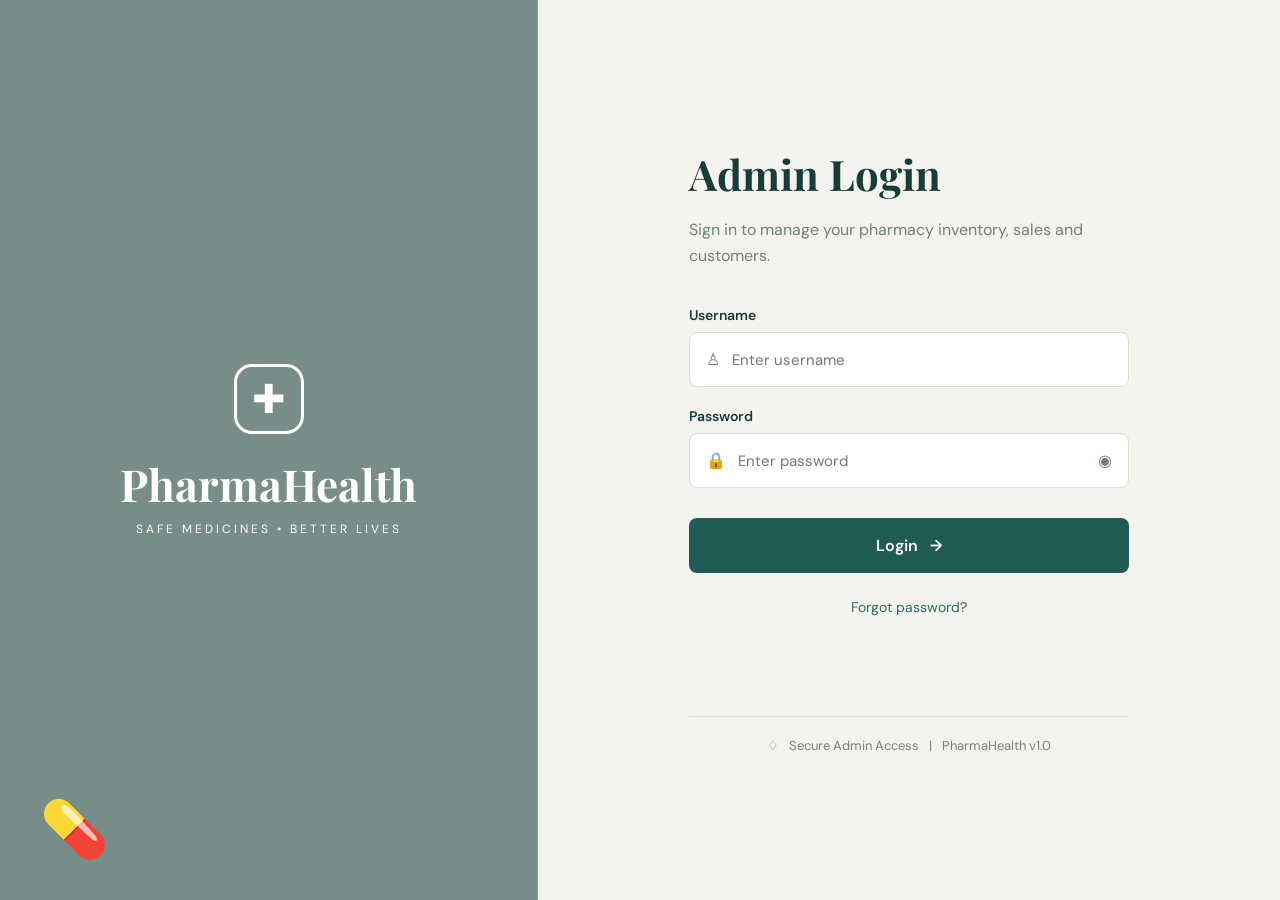
<file: index.html>
<!DOCTYPE html>
<html lang="en">
<head>
    <meta charset="UTF-8">
    <meta name="viewport" content="width=device-width, initial-scale=1.0">
    <title>PharmaHealth - Admin Login</title>

    <link rel="stylesheet" href="style.css">

    <!-- Google Font -->
    <link href="https://fonts.googleapis.com/css2?family=DM+Sans:wght@400;500;600;700&family=Playfair+Display:wght@500;600&display=swap" rel="stylesheet">
</head>

<body class="login-page">

    <div class="login-container">

        <!-- LEFT IMAGE SECTION -->
        <div class="login-image">

            <div class="brand">
                <div class="brand-icon">✚</div>

                <h1>PharmaHealth</h1>

                <p>SAFE MEDICINES • BETTER LIVES</p>
            </div>

            <div class="medicine-decoration">
                💊
            </div>

        </div>


        <!-- LOGIN FORM -->
        <div class="login-section">

            <div class="login-box">

                <h2>Admin Login</h2>

                <p class="login-subtitle">
                    Sign in to manage your pharmacy
                    inventory, sales and customers.
                </p>


                <form action="dashboard.html">

                    <div class="input-group">

                        <label>Username</label>

                        <div class="input-box">
                            <span>♙</span>
                            <input
                                type="text"
                                placeholder="Enter username"
                                required
                            >
                        </div>

                    </div>


                    <div class="input-group">

                        <label>Password</label>

                        <div class="input-box">
                            <span>🔒</span>

                            <input
                                type="password"
                                placeholder="Enter password"
                                required
                            >

                            <span class="eye">◉</span>
                        </div>

                    </div>


                    <button type="submit" class="login-btn">
                        Login <span>→</span>
                    </button>

                </form>


                <a href="#" class="forgot">
                    Forgot password?
                </a>


                <div class="login-footer">

                    <span>♢</span>

                    Secure Admin Access

                    <span>|</span>

                    PharmaHealth v1.0

                </div>

            </div>

        </div>

    </div>

</body>
</html>
</file>
<file: style.css>
/* =========================================
   GENERAL
========================================= */

* {
    margin: 0;
    padding: 0;
    box-sizing: border-box;
}

body {
    font-family: "DM Sans", sans-serif;
    background: #f5f7f5;
    color: #173d3a;
}

a {
    text-decoration: none;
    color: inherit;
}

button,
input {
    font-family: inherit;
}



/* =========================================
   LOGIN PAGE
========================================= */

.login-page {
    min-height: 100vh;
    background: #f5f3ed;
}

.login-container {
    min-height: 100vh;
    display: flex;
}


/* LEFT SIDE */

.login-image {
    width: 42%;
    background:
        linear-gradient(
            rgba(18, 57, 54, 0.55),
            rgba(18, 57, 54, 0.55)
        ),
        url("https://images.unsplash.com/photo-1585435557343-3b092031a831?auto=format&fit=crop&w=1200&q=80");

    background-size: cover;
    background-position: center;

    display: flex;
    align-items: center;
    justify-content: center;

    position: relative;
}


.brand {
    color: white;
    text-align: center;
}


.brand-icon {
    width: 70px;
    height: 70px;

    border: 3px solid white;
    border-radius: 18px;

    display: flex;
    align-items: center;
    justify-content: center;

    font-size: 40px;

    margin: 0 auto 20px;
}


.brand h1 {
    font-family: "Playfair Display", serif;
    font-size: 44px;
}


.brand p {
    margin-top: 8px;
    letter-spacing: 3px;
    font-size: 12px;
}


.medicine-decoration {
    position: absolute;
    bottom: 35px;
    left: 40px;
    font-size: 55px;
}



/* LOGIN FORM */

.login-section {
    width: 58%;

    display: flex;
    align-items: center;
    justify-content: center;

    padding: 50px;
}


.login-box {
    width: 440px;
}


.login-box h2 {
    font-family: "Playfair Display", serif;
    font-size: 42px;
    margin-bottom: 15px;
}


.login-subtitle {
    color: #71817e;
    line-height: 1.6;
    margin-bottom: 38px;
    font-size: 16px;
}


.input-group {
    margin-bottom: 20px;
}


.input-group label {
    display: block;
    margin-bottom: 8px;

    font-size: 14px;
    font-weight: 600;
}


.input-box {
    height: 55px;

    border: 1px solid #d5ddda;
    background: white;

    border-radius: 8px;

    display: flex;
    align-items: center;

    padding: 0 16px;

    transition: 0.2s;
}


.input-box:focus-within {
    border-color: #266b64;
    box-shadow: 0 0 0 3px rgba(38, 107, 100, 0.08);
}


.input-box span {
    color: #71817e;
    margin-right: 12px;
}


.input-box input {
    border: none;
    outline: none;

    width: 100%;

    font-size: 15px;
}


.eye {
    margin-right: 0 !important;
    cursor: pointer;
}


.login-btn {
    width: 100%;
    height: 55px;

    border: none;
    border-radius: 8px;

    background: #205b55;
    color: white;

    font-size: 16px;
    font-weight: 600;

    cursor: pointer;

    margin-top: 10px;

    transition: 0.2s;
}


.login-btn:hover {
    background: #174a45;
}


.login-btn span {
    margin-left: 8px;
}


.forgot {
    display: block;

    text-align: center;

    margin-top: 25px;

    color: #286c66;
    font-size: 14px;
}


.login-footer {
    border-top: 1px solid #d8dedb;

    margin-top: 100px;
    padding-top: 20px;

    color: #73827f;

    font-size: 13px;

    display: flex;
    justify-content: center;
    gap: 10px;
}



/* =========================================
   DASHBOARD LAYOUT
========================================= */

.dashboard-layout {
    min-height: 100vh;
    display: flex;
}



/* =========================================
   SIDEBAR
========================================= */

.sidebar {
    width: 255px;

    background: #103e3c;
    color: white;

    min-height: 100vh;

    display: flex;
    flex-direction: column;

    padding: 25px 15px;
}


.sidebar-brand {
    display: flex;
    align-items: center;

    gap: 12px;

    padding: 5px 10px 30px;
}


.logo-icon {
    width: 42px;
    height: 42px;

    border: 2px solid white;
    border-radius: 10px;

    display: flex;
    align-items: center;
    justify-content: center;

    font-size: 23px;
}


.sidebar-brand h2 {
    font-family: "Playfair Display", serif;
    font-size: 20px;
}


.sidebar-brand small {
    display: block;

    color: #a9c0bd;

    font-size: 10px;

    margin-top: 3px;
}



/* NAVIGATION */

.navigation {
    display: flex;
    flex-direction: column;
    gap: 5px;
}


.nav-item {
    display: flex;
    align-items: center;

    gap: 13px;

    padding: 13px 12px;

    border-radius: 9px;

    color: #d6e2df;

    font-size: 14px;

    transition: 0.2s;
}


.nav-item span {
    width: 22px;
    text-align: center;
}


.nav-item:hover {
    background: #17534f;
}


.nav-item.active {
    background: #24726c;
    color: white;
}



/* SIDEBAR BOTTOM */

.sidebar-bottom {
    margin-top: auto;
}


.admin-profile {
    border-top: 1px solid #38615e;

    padding: 20px 8px;

    display: flex;
    align-items: center;

    gap: 10px;
}


.profile-circle {
    width: 38px;
    height: 38px;

    border-radius: 50%;

    background: #e0efeb;
    color: #205b55;

    display: flex;
    align-items: center;
    justify-content: center;

    font-weight: 600;
}


.admin-profile strong {
    display: block;
    font-size: 14px;
}


.admin-profile small {
    color: #a9c0bd;
    font-size: 11px;
}


.admin-profile > span {
    margin-left: auto;
}


.logout {
    display: block;

    padding: 12px;

    color: #c9d9d6;

    font-size: 14px;
}


.logout:hover {
    color: white;
}



/* =========================================
   MAIN CONTENT
========================================= */

.main-content {
    flex: 1;
    background: #f5f8f7;

    min-width: 0;
}



/* =========================================
   TOPBAR
========================================= */

.topbar {
    height: 78px;

    background: white;

    border-bottom: 1px solid #e4e9e7;

    display: flex;
    align-items: center;

    justify-content: space-between;

    padding: 0 35px;
}


.search-container {
    width: 430px;
    height: 44px;

    border: 1px solid #dce3e0;

    border-radius: 8px;

    display: flex;
    align-items: center;

    padding: 0 15px;

    color: #778783;
}


.search-container span {
    font-size: 22px;
    margin-right: 10px;
}


.search-container input {
    border: none;
    outline: none;

    width: 100%;

    font-size: 14px;
}


.top-right {
    display: flex;
    align-items: center;
    gap: 25px;
}


.notification {
    position: relative;
    font-size: 23px;
}


.notification span {
    position: absolute;

    width: 7px;
    height: 7px;

    background: #e34d4d;

    border-radius: 50%;

    top: 0;
    right: 0;
}


.top-profile {
    display: flex;
    align-items: center;
    gap: 10px;
}


.top-profile strong {
    display: block;
    font-size: 14px;
}


.top-profile small {
    color: #83918e;
    font-size: 11px;
}


.top-profile > span {
    margin-left: 7px;
}



/* =========================================
   CONTENT
========================================= */

.content {
    padding: 30px 35px;
    max-width: 1600px;
    margin: auto;
}



/* =========================================
   WELCOME CARD
========================================= */

.welcome-card {
    background: #e7f1ed;

    border-radius: 12px;

    padding: 25px 30px;

    display: flex;
    justify-content: space-between;
    align-items: center;

    margin-bottom: 20px;

    border: 1px solid #d9e7e2;
}


.small-heading {
    color: #27716a;

    font-size: 11px;
    font-weight: 700;

    letter-spacing: 1px;

    margin-bottom: 8px;
}


.welcome-card h1 {
    font-family: "Playfair Display", serif;

    font-size: 30px;

    color: #173d3a;
}


.welcome-card h1 strong {
    font-weight: 600;
}


.welcome-card > div > p:last-child {
    color: #6d817d;

    font-size: 14px;

    margin-top: 7px;
}


.date-box {
    background: white;

    padding: 12px 18px;

    border-radius: 8px;

    color: #50625f;

    font-size: 13px;

    border: 1px solid #dce5e1;
}



/* =========================================
   STATISTICS
========================================= */

.stats-grid {
    display: grid;

    grid-template-columns:
        repeat(4, 1fr);

    gap: 18px;

    margin-bottom: 20px;
}


.stat-card {
    background: white;

    border: 1px solid #e1e7e4;

    border-radius: 11px;

    padding: 20px;

    box-shadow:
        0 2px 5px rgba(20, 50, 45, 0.03);
}


.stat-icon {
    width: 40px;
    height: 40px;

    border-radius: 50%;

    display: flex;
    align-items: center;
    justify-content: center;

    margin-bottom: 15px;

    font-size: 18px;
}


.green {
    background: #e0f3ed;
}


.blue {
    background: #e5effa;
}


.yellow {
    background: #fff2d8;
}


.red {
    background: #fde5e5;
}


.stat-card h2 {
    font-size: 27px;

    margin-bottom: 4px;
}


.stat-card p {
    color: #71817e;

    font-size: 13px;

    margin-bottom: 8px;
}


.stat-card small {
    font-size: 11px;
}


.positive {
    color: #329174;
}


.warning {
    color: #d3922c;
}


.danger {
    color: #d85c5c;
}



/* =========================================
   LOWER DASHBOARD
========================================= */

.dashboard-grid {
    display: grid;

    grid-template-columns:
        1fr 1.15fr;

    gap: 18px;
}


.panel {
    background: white;

    border: 1px solid #e1e7e4;

    border-radius: 11px;

    padding: 20px;
}


.panel-header {
    display: flex;

    justify-content: space-between;
    align-items: center;

    border-bottom: 1px solid #edf0ef;

    padding-bottom: 15px;

    margin-bottom: 18px;
}


.panel-header h2 {
    font-family: "Playfair Display", serif;

    font-size: 19px;
}


.panel-header a {
    color: #28766e;

    font-size: 12px;
}



/* =========================================
   STOCK
========================================= */

.stock-item {
    margin-bottom: 20px;
}


.stock-info {
    display: flex;

    justify-content: space-between;

    margin-bottom: 8px;

    font-size: 13px;
}


.stock-info strong {
    color: #52635f;
}


.progress {
    height: 7px;

    background: #e7ecea;

    border-radius: 10px;

    overflow: hidden;
}


.progress-bar {
    height: 100%;

    background: #377c72;

    border-radius: 10px;
}



/* =========================================
   TRANSACTIONS
========================================= */

.table-head,
.transaction {
    display: grid;

    grid-template-columns:
        1.4fr 1.1fr .7fr .8fr;

    gap: 10px;

    align-items: center;
}


.table-head {
    background: #f5f7f6;

    padding: 10px;

    font-size: 10px;

    color: #7b8986;

    text-transform: uppercase;
}


.transaction {
    padding: 11px 8px;

    border-bottom: 1px solid #edf0ef;

    font-size: 11px;
}


.customer {
    display: flex;
    align-items: center;
    gap: 7px;
}


.customer i {
    width: 27px;
    height: 27px;

    border-radius: 50%;

    background: #e6f1ee;

    color: #28736c;

    display: flex;
    align-items: center;
    justify-content: center;

    font-style: normal;

    font-weight: 600;
}


.completed {
    background: #e1f3ec;

    color: #31846e;

    padding: 5px 7px;

    border-radius: 20px;

    text-align: center;

    font-size: 9px;
}



/* =========================================
   ALERTS
========================================= */

.alerts-panel {
    margin-top: 18px;

    background: #e9f3ee;

    border: 1px solid #d8e8e1;

    border-radius: 11px;

    padding: 18px 22px;

    display: grid;

    grid-template-columns:
        1.1fr 1fr 1fr 1fr;

    align-items: center;
}


.alert-title {
    font-family: "Playfair Display", serif;

    font-size: 18px;
}


.alert-item {
    display: flex;

    align-items: center;

    gap: 12px;

    border-left: 1px solid #cddfd8;

    padding-left: 20px;
}


.alert-icon {
    font-size: 20px;
}


.alert-item strong {
    font-size: 19px;
}


.alert-item p {
    color: #687d78;

    font-size: 11px;

    margin: 2px 0;
}


.alert-item a {
    color: #27746c;

    font-size: 10px;
}



/* =========================================
   RESPONSIVE
========================================= */

@media (max-width: 1100px) {

    .sidebar {
        width: 220px;
    }

    .stats-grid {
        grid-template-columns:
            repeat(2, 1fr);
    }

    .dashboard-grid {
        grid-template-columns: 1fr;
    }

    .alerts-panel {
        grid-template-columns:
            1fr 1fr;
        gap: 20px;
    }

}


@media (max-width: 800px) {

    .login-image {
        display: none;
    }

    .login-section {
        width: 100%;
    }

    .sidebar {
        width: 70px;
    }

    .sidebar-brand div:not(.logo-icon),
    .nav-item:not(.active)::after,
    .nav-item {
        font-size: 0;
    }

    .nav-item span {
        font-size: 18px;
    }

    .sidebar-brand {
        justify-content: center;
    }

    .navigation {
        align-items: center;
    }

    .nav-item {
        justify-content: center;
        width: 45px;
    }

    .admin-profile div:not(.profile-circle),
    .admin-profile > span,
    .logout {
        font-size: 0;
    }

    .topbar {
        padding: 0 15px;
    }

    .search-container {
        width: 250px;
    }

    .content {
        padding: 20px 15px;
    }

    .welcome-card {
        flex-direction: column;
        align-items: flex-start;
        gap: 15px;
    }

}


@media (max-width: 550px) {

    .stats-grid {
        grid-template-columns: 1fr;
    }

    .alerts-panel {
        grid-template-columns: 1fr;
    }

    .alert-item {
        border-left: none;
        border-top: 1px solid #cddfd8;
        padding: 15px 0 0;
    }

    .top-profile > div:not(.profile-circle),
    .top-profile > span {
        display: none;
    }

    .search-container {
        width: 200px;
    }

    .table-head {
        display: none;
    }

    .transaction {
        grid-template-columns: 1fr 1fr;
        gap: 8px;
    }

}

/* =========================================
   MEDICINE INVENTORY & TABLES
========================================= */

.medicine-panel {
    margin-top: 24px;
    background: #ffffff;
    border: 1px solid #e4eae7;
    border-radius: 12px;
    padding: 22px;
    box-shadow: 0 2px 10px rgba(0, 0, 0, 0.03);
}

.panel-title-area {
    display: flex;
    justify-content: space-between;
    align-items: center;
    margin-bottom: 16px;
}

.panel-title-area h2 {
    font-family: "Playfair Display", serif;
    font-size: 20px;
    color: #173d3a;
    display: flex;
    align-items: center;
    gap: 8px;
}

.panel-subtitle {
    margin: 4px 0 0;
    color: #7a8b8a;
    font-size: 13px;
}

.add-medicine-btn {
    background: #0f766e;
    color: white;
    border: none;
    padding: 10px 18px;
    border-radius: 8px;
    font-family: inherit;
    font-size: 13px;
    font-weight: 600;
    cursor: pointer;
    display: inline-flex;
    align-items: center;
    gap: 6px;
    transition: background 0.2s ease, transform 0.1s ease;
}

.add-medicine-btn:hover {
    background: #0b5f59;
    transform: translateY(-1px);
}

.medicine-table-container {
    width: 100%;
    margin-top: 14px;
    overflow-x: auto;
}

.medicine-table {
    width: 100%;
    border-collapse: collapse;
    font-size: 13px;
}

.medicine-table th {
    background: #f4f8f7;
    color: #6d7c7b;
    font-size: 11px;
    font-weight: 700;
    text-transform: uppercase;
    padding: 12px 16px;
    text-align: left;
    border-bottom: 2px solid #e4eae7;
}

.medicine-table td {
    padding: 13px 16px;
    border-bottom: 1px solid #edf1f0;
    color: #243534;
}

.medicine-table tbody tr:hover {
    background: #fafdfc;
}

.medicine-status {
    display: inline-block;
    padding: 4px 10px;
    border-radius: 20px;
    font-size: 11px;
    font-weight: 600;
}

.medicine-status.available {
    background: #e6f7ef;
    color: #17804d;
}

.medicine-status.low {
    background: #fff3d6;
    color: #a66a00;
}

.empty-state {
    text-align: center;
    padding: 30px;
    color: #7a8b8a;
    font-size: 14px;
}

/* =========================================
   MODAL DIALOG
========================================= */

.modal-backdrop {
    position: fixed;
    top: 0;
    left: 0;
    right: 0;
    bottom: 0;
    background: rgba(18, 57, 54, 0.45);
    backdrop-filter: blur(4px);
    display: flex;
    align-items: center;
    justify-content: center;
    z-index: 9999;
    opacity: 0;
    pointer-events: none;
    transition: opacity 0.25s ease;
}

.modal-backdrop.open {
    opacity: 1;
    pointer-events: auto;
}

.modal-card {
    background: #ffffff;
    border-radius: 14px;
    width: 90%;
    max-width: 520px;
    padding: 26px 28px;
    box-shadow: 0 10px 35px rgba(0, 0, 0, 0.15);
    transform: scale(0.95);
    transition: transform 0.25s cubic-bezier(0.16, 1, 0.3, 1);
}

.modal-backdrop.open .modal-card {
    transform: scale(1);
}

.modal-header {
    display: flex;
    justify-content: space-between;
    align-items: flex-start;
    margin-bottom: 20px;
}

.modal-header h3 {
    font-family: "Playfair Display", serif;
    font-size: 22px;
    color: #173d3a;
    margin: 0;
}

.modal-header p {
    color: #7a8b8a;
    font-size: 12px;
    margin: 4px 0 0;
}

.modal-close-btn {
    background: #f1f5f4;
    color: #526260;
    border: none;
    width: 32px;
    height: 32px;
    border-radius: 50%;
    font-size: 18px;
    cursor: pointer;
    display: flex;
    align-items: center;
    justify-content: center;
}

.modal-close-btn:hover {
    background: #e2ebe8;
}

.form-grid {
    display: grid;
    grid-template-columns: repeat(2, 1fr);
    gap: 16px;
}

.form-group {
    display: flex;
    flex-direction: column;
    gap: 6px;
}

.form-group.full-width {
    grid-column: span 2;
}

.form-group label {
    font-size: 12px;
    font-weight: 600;
    color: #354443;
}

.form-group input,
.form-group select {
    padding: 10px 12px;
    border: 1px solid #d9e4e2;
    border-radius: 7px;
    font-family: inherit;
    font-size: 13px;
    outline: none;
    background: #fafcfb;
    transition: border 0.2s ease;
}

.form-group input:focus,
.form-group select:focus {
    border-color: #0f766e;
    background: #ffffff;
}

.modal-actions {
    display: flex;
    justify-content: flex-end;
    gap: 10px;
    margin-top: 24px;
}

.cancel-btn {
    background: #f1f5f4;
    color: #526260;
    border: none;
    padding: 10px 18px;
    border-radius: 7px;
    font-family: inherit;
    font-size: 13px;
    font-weight: 600;
    cursor: pointer;
}

.save-btn {
    background: #0f766e;
    color: white;
    border: none;
    padding: 10px 20px;
    border-radius: 7px;
    font-family: inherit;
    font-size: 13px;
    font-weight: 600;
    cursor: pointer;
}

.save-btn:hover {
    background: #0b5f59;
}
</file>
